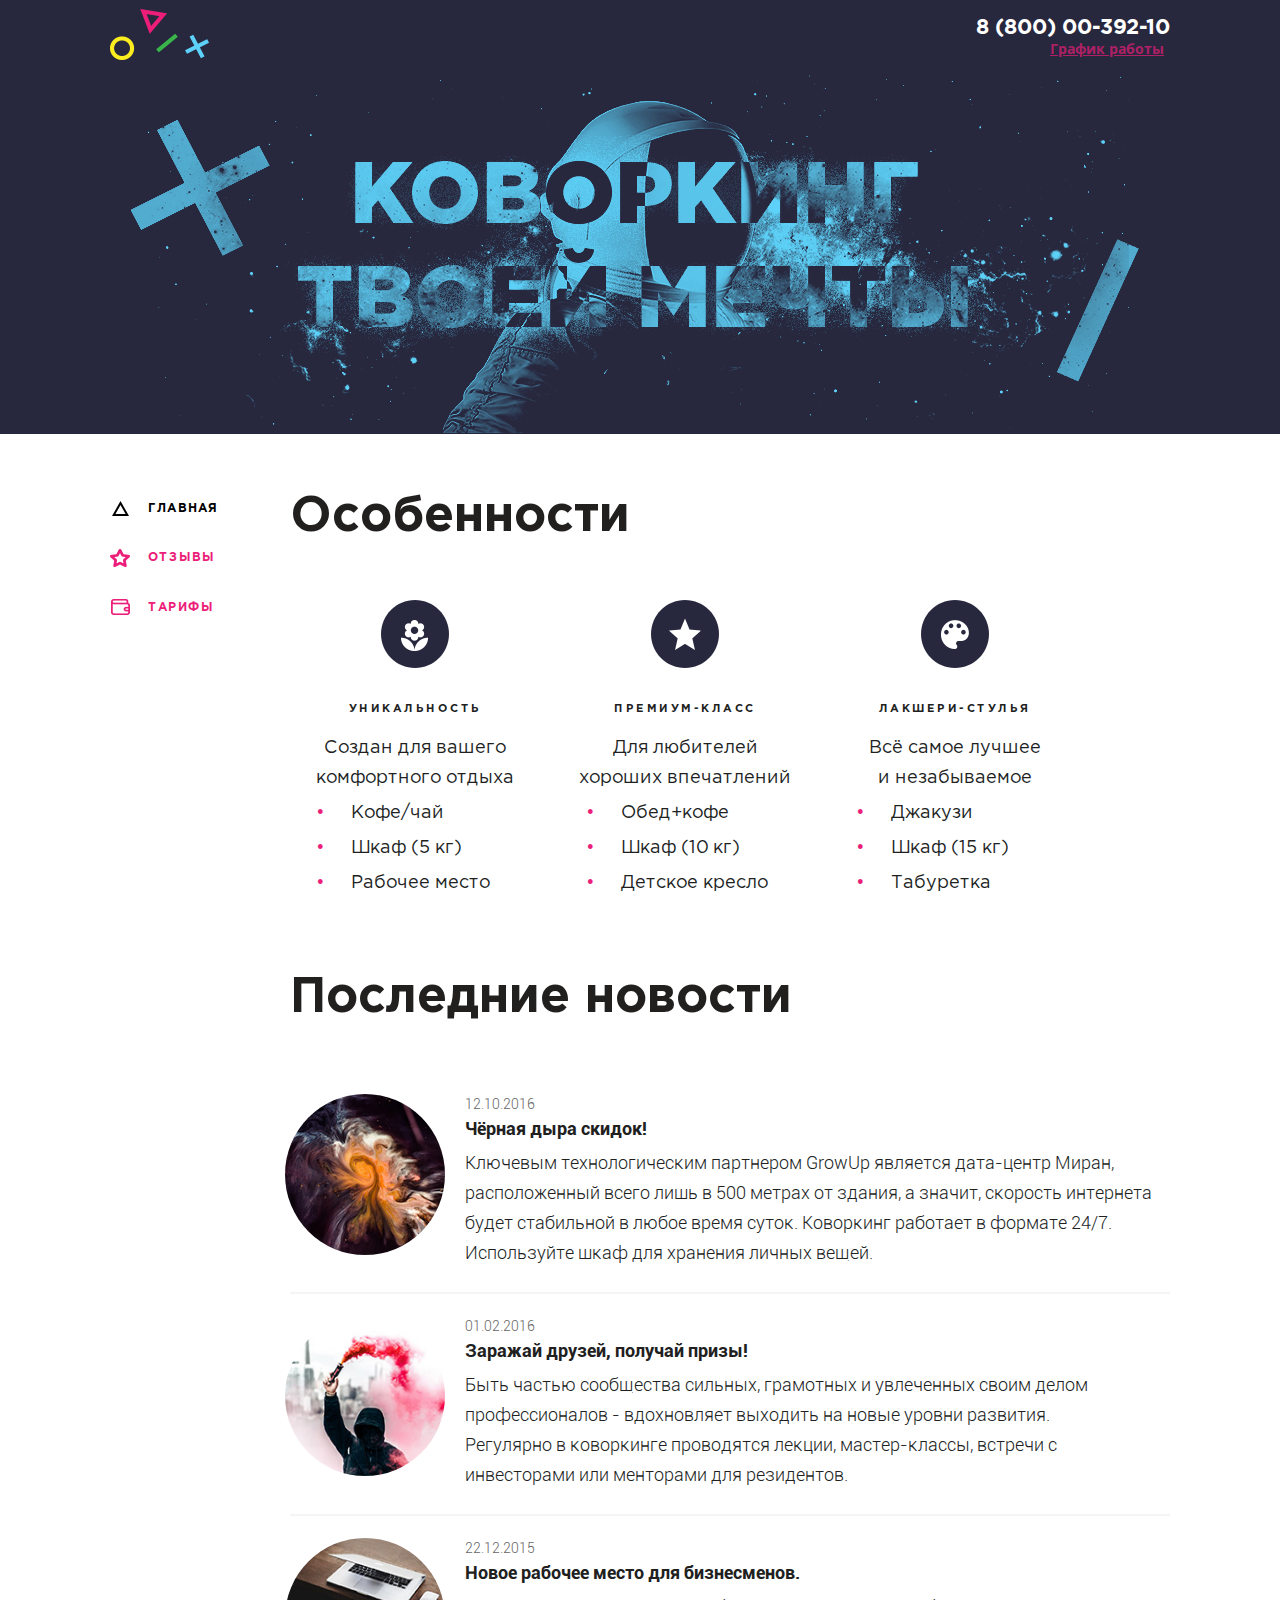
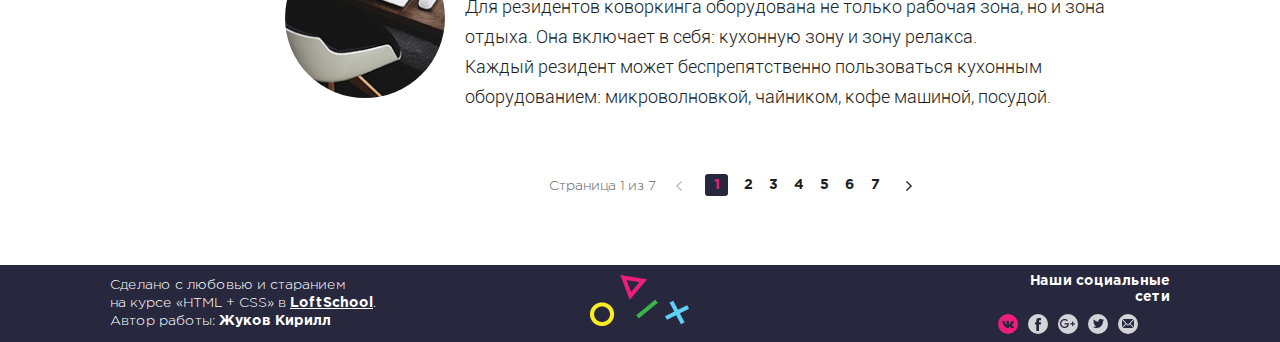
<file: main.html>
<!DOCTYPE html>
<html lang="ru">

<head>
  <meta charset="UTF-8">
  <meta name="viewport" content="width=device-width, initial-scale=1.0">
  <meta http-equiv="X-UA-Compatible" content="ie=edge">
  <link rel="stylesheet" href="css/normalize.css">
  <link rel="stylesheet" href="css/main.css">
  <title>Воркадиум / Коворкинг твоей мечты</title>
</head>

<body>
  <div class="wrapper">
    <div class="wrapper__content">
      <header class="header">
        <div class="container">
          <div class="header__wrap">
            <div class="header__logo">
              <a href="#" class="header__link">
                <img src="img/header/logo.png" alt="Логотип Воркадиум">
              </a>
            </div>
            <adress class="contacts">
              <a href="tel:88000039210" class="contacts__phone">8 (800) 00-392-10</a>
              <div class="schedule">
                <button class="schedule__button">График работы</button>
                <div class="schedule__wrapper">
                  <div class="schedule__dropdown">
                    <div class="schedule__workdays">пн-вс: 09:00-20:00</div>
                    <div class="schedule__break">обед: 14:00-14:30</div>
                  </div>
                </div>
              </div>
            </adress>
          </div>
        </div>
      </header>
      <div class="about">
        <div class="container">
          <div class="about__img"></div>
        </div>
      </div>
      <div class="main-container">
        <div class="container">
          <div class="container__wrap">
            <aside class="sidebar">
              <nav class="menu">
                <ul class="menu__list">
                  <li class="menu__item menu__item-active">
                    <a class="menu__link">
                      <span class="menu__icon menu__icon-main"></span>
                      <span class="menu__title">Главная</span>
                    </a>
                  </li>
                  <li class="menu__item">
                    <a href="reviews.html" class="menu__link">
                      <span class="menu__icon menu__icon-reviews"></span>
                      <span class="menu__title">Отзывы</span>
                    </a>
                  </li>
                  <li class="menu__item">
                    <a href="prices.html" class="menu__link">
                      <span class="menu__icon menu__icon-wallet"></span>
                      <span class="menu__title">Тарифы</span>
                    </a>
                  </li>
                </ul>
              </nav>
            </aside>
            <main class="main">
              <section class="content">
                <h2 class="content__title">Особенности</h2>
                <div class="content__features-wrap">
                  <div class="content__features">
                    <div class="content__features-icon">
                      <img src="img/icons/flower.png" alt="уникальность">
                    </div>
                    <div class="content__features-title">уникальность</div>
                    <div class="content__features-text">
                      <div class="content__features-paragraph">Создан для вашего комфортного отдыха</div>
                      <ul class="content__features-list">
                        <li class="content__features-item">Кофе/чай</li>
                        <li class="content__features-item">Шкаф (5 кг)</li>
                        <li class="content__features-item">Рабочее место</li>
                      </ul>
                    </div>
                  </div>
                  <div class="content__features">
                    <div class="content__features-icon">
                      <img src="img/icons/star.png" alt="премиум-класс">
                    </div>
                    <div class="content__features-title">премиум-класс</div>
                    <div class="content__features-text">
                      <div class="content__features-paragraph">Для любителей <br /> хороших впечатлений</div>
                      <ul class="content__features-list">
                        <li class="content__features-item">Обед+кофе </li>
                        <li class="content__features-item">Шкаф (10 кг)</li>
                        <li class="content__features-item">Детское кресло</li>
                      </ul>
                    </div>
                  </div>
                  <div class="content__features">
                    <div class="content__features-icon">
                      <img src="img/icons/palette.png" alt="лакшери-стулья">
                    </div>
                    <div class="content__features-title">лакшери-стулья</div>
                    <div class="content__features-text">
                      <div class="content__features-paragraph">Всё самое лучшее <br /> и незабываемое</div>
                      <ul class="content__features-list">
                        <li class="content__features-item">Джакузи </li>
                        <li class="content__features-item">Шкаф (15 кг)</li>
                        <li class="content__features-item">Табуретка</li>
                      </ul>
                    </div>
                  </div>
                </div>
              </section>
              <section class="news">
                <h2 class="news__title">Последние новости</h2>
                <article class="news__wrap">
                  <div class="news__img">
                    <img src="img/news/black-hole.jpg" alt="Черная дыра скидок">
                  </div>
                  <div class="news__content">
                    <div class="news__content-date">12.10.2016</div>
                    <h3 class="news__content-title">Чёрная дыра скидок!</h3>
                    <p class="news__content-text">
                      Ключевым технологическим партнером GrowUp является дата-центр Миран, расположенный всего лишь в
                      500 метрах от здания, а значит,
                      скорость интернета будет стабильной в любое время суток. Коворкинг работает в формате 24/7.
                      Используйте
                      шкаф для хранения личных вещей.
                    </p>
                  </div>
                </article>
                <div class="border"></div>
                <article class="news__wrap">
                  <div class="news__img">
                    <img src="img/news/infect-friends.jpg" alt="Заражай друзей, получай призы!">
                  </div>
                  <div class="news__content">
                    <div class="news__content-date">01.02.2016</div>
                    <h3 class="news__content-title">Заражай друзей, получай призы!</h3>
                    <p class="news__content-text">
                      Быть частью сообщества сильных, грамотных и увлеченных своим делом профессионалов - вдохновляет
                      выходить на новые уровни
                      развития. <br /> Регулярно в коворкинге проводятся лекции, мастер-классы, встречи с инвесторами
                      или менторами
                      для резидентов.
                    </p>
                  </div>
                </article>
                <div class="border"></div>
                <article class="news__wrap">
                  <div class="news__img">
                    <img src="img/news/new-workplace.jpg" alt="Новое рабочее место для бизнесменов">
                  </div>
                  <div class="news__content">
                    <div class="news__content-date">22.12.2015</div>
                    <h3 class="news__content-title">Новое рабочее место для бизнесменов.</h3>
                    <p class="news__content-text">
                      Для резидентов коворкинга оборудована не только рабочая зона, но и зона отдыха. Она включает в
                      себя: кухонную зону и зону
                      релакса. <br /> Каждый резидент может беспрепятственно пользоваться кухонным оборудованием:
                      микроволновкой,
                      чайником, кофе машиной, посудой.
                    </p>
                  </div>
                  <div class="border"></div>
                </article>
              </section>
              <div class="pagination">
                <div class="pagination__wrap">
                  <div class="pagination__page">Страница 1 из 7</div>
                  <a href="#" class="pagination__control pagination__control-left"></a>
                  <ul class="pagination__list">
                    <li class="pagination__item pagination__item-active">
                      <a class="pagination__link">1</a>
                    </li>
                    <li class="pagination__item">
                      <a href="#" class="pagination__link">2</a>
                    </li>
                    <li class="pagination__item">
                      <a href="#" class="pagination__link">3</a>
                    </li>
                    <li class="pagination__item">
                      <a href="#" class="pagination__link">4</a>
                    </li>
                    <li class="pagination__item">
                      <a href="#" class="pagination__link">5</a>
                    </li>
                    <li class="pagination__item">
                      <a href="#" class="pagination__link">6</a>
                    </li>
                    <li class="pagination__item">
                      <a href="#" class="pagination__link">7</a>
                    </li>
                  </ul>
                  <a href="#" class="pagination__control pagination__control-right"></a>
                </div>
              </div>
            </main>
          </div>
        </div>
      </div>
    </div>
    <footer class="footer">
      <div class="container">
        <div class="footer__wrap">
          <div class="footer__copyright">
            <p> Сделано с любовью и старанием <br> на курсе «HTML + CSS» в
              <a class="footer__copyright-link" href="#">LoftSchool</a>.
              <br> Автор работы:
              <span class="footer__copyright-author">Жуков Кирилл</span>
            </p>
          </div>
          <div class="footer__logo">
            <a href="#" class="footer__logo-link">
              <img src="img/header/logo.png" alt="Логотип Воркадиум">
            </a>
          </div>
          <div class="footer__social">
            <h4 class="footer__social-title">Наши социальные сети</h4>
            <ul class="footer__social-icons">
              <li class="footer__social-icon footer__social-icon-vk">
                <a class="footer__social-link" href="#" target="_blank">Vkontakte</a>
              </li>
              <li class="footer__social-icon footer__social-icon-fb">
                <a class="footer__social-link" href="#" target="_blank">Facebook</a>
              </li>
              <li class="footer__social-icon footer__social-icon-google">
                <a class="footer__social-link" href="#" target="_blank">Google+</a>
              </li>
              <li class="footer__social-icon footer__social-icon-twitter">
                <a class="footer__social-link" href="#" target="_blank">Twitter</a>
              </li>
              <li class="footer__social-icon footer__social-icon-mail">
                <a class="footer__social-link" href="#">Mail</a>
              </li>
            </ul>
          </div>
        </div>
      </div>
    </footer>
  </div>
</body>

</html>
</file>
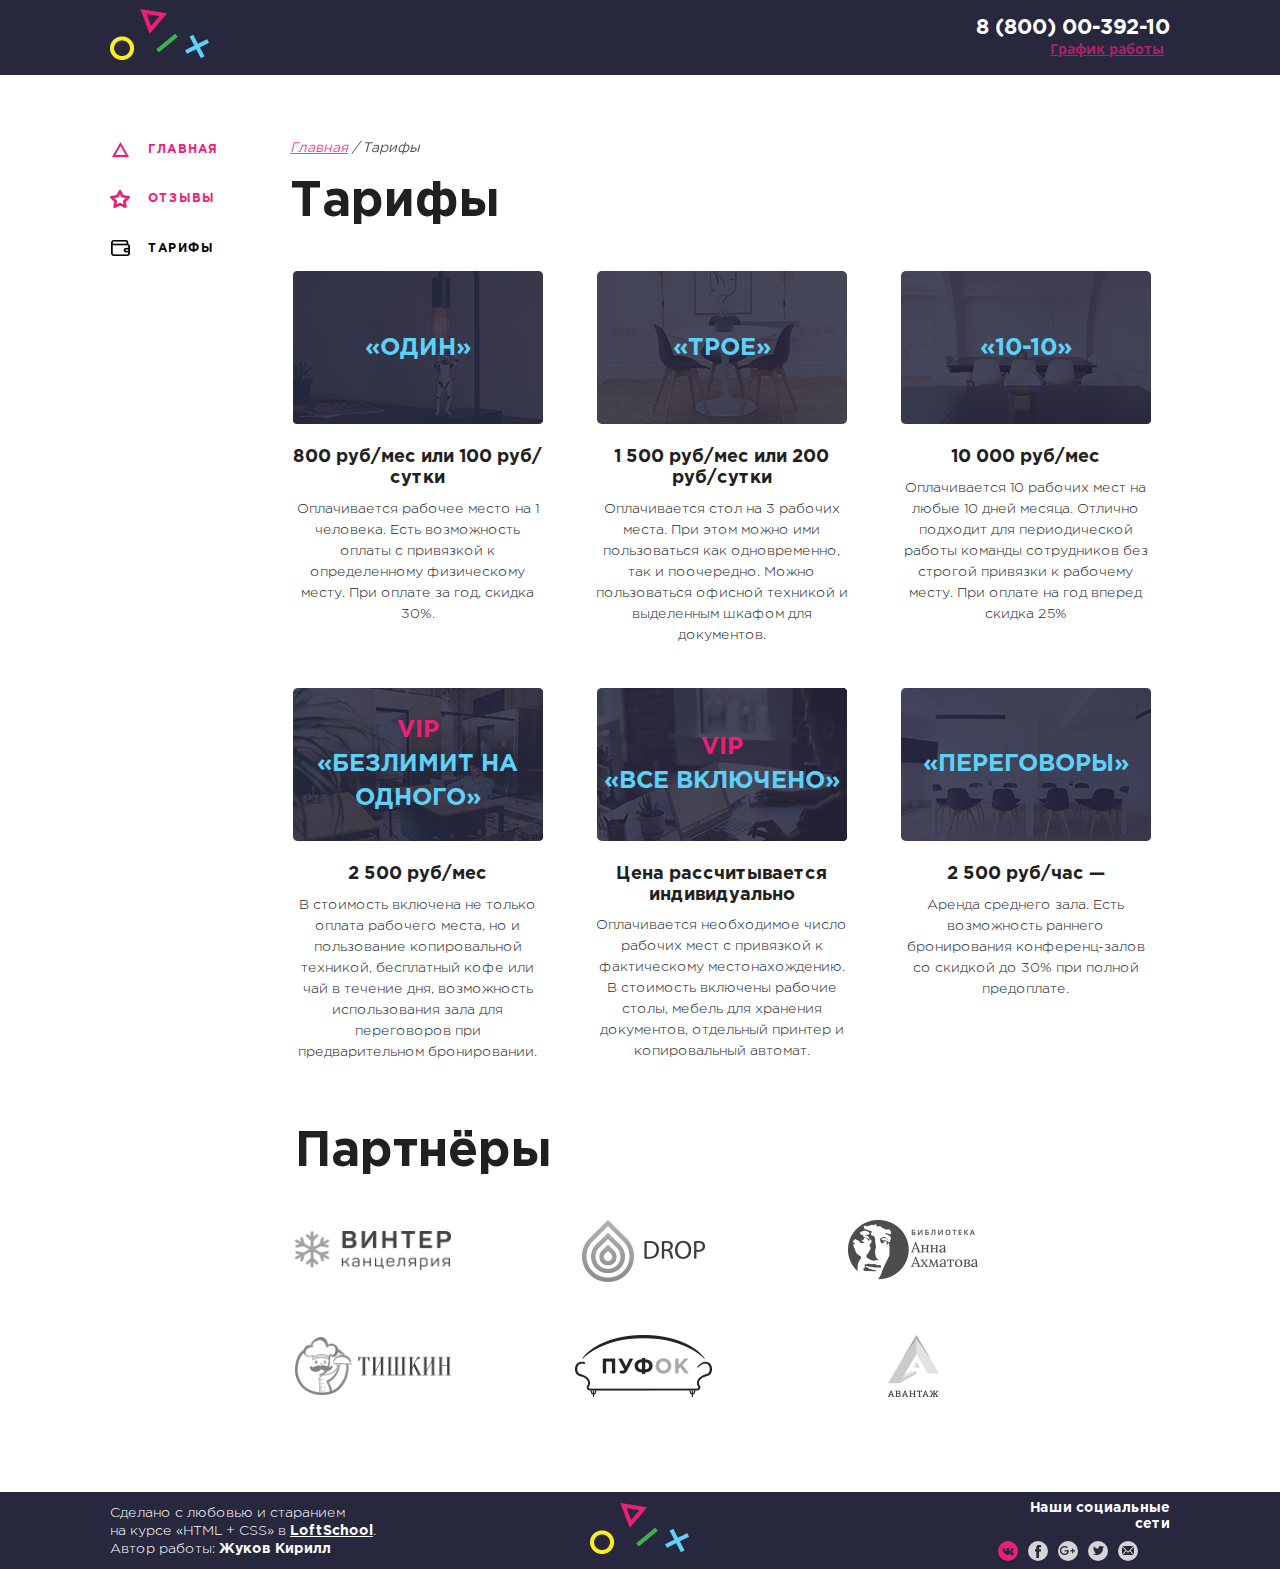
<file: prices.html>
<!DOCTYPE html>
<html lang="ru">

<head>
    <meta charset="UTF-8">
    <meta name="viewport" content="width=device-width, initial-scale=1.0">
    <meta http-equiv="X-UA-Compatible" content="ie=edge">
    <link rel="stylesheet" href="css/normalize.css">
    <link rel="stylesheet" href="css/main.css">
    <title>Тарифы / Воркадиум</title>
</head>

<body>
    <div class="wrapper">
        <div class="wrapper__content">
            <header class="header">
                <div class="container">
                    <div class="header__wrap">
                        <div class="header__logo">
                            <a href="main.html" class="header__link">
                                <img src="img/header/logo.png" alt="Логотип Воркадиум">
                            </a>
                        </div>
                        <adress class="contacts">
                            <a href="tel:88000039210" class="contacts__phone">8 (800) 00-392-10</a>
                            <div class="schedule">
                                <button class="schedule__button">График работы</button>
                                <div class="schedule__wrapper">
                                    <div class="schedule__dropdown">
                                        <div class="schedule__workdays">пн-вс: 09:00-20:00</div>
                                        <div class="schedule__break">обед: 14:00-14:30</div>
                                    </div>
                                </div>
                            </div>
                        </adress>
                    </div>
                </div>
            </header>
            <div class="main-container">
                <div class="container">
                    <div class="container__wrap">
                        <aside class="sidebar">
                            <nav class="menu">
                                <ul class="menu__list">
                                    <li class="menu__item">
                                        <a href="main.html" class="menu__link">
                                            <span class="menu__icon menu__icon-main"></span>
                                            <span class="menu__title">Главная</span>
                                        </a>
                                    </li>
                                    <li class="menu__item">
                                        <a href="reviews.html" class="menu__link">
                                            <span class="menu__icon menu__icon-reviews"></span>
                                            <span class="menu__title">Отзывы</span>
                                        </a>
                                    </li>
                                    <li class="menu__item menu__item-active">
                                        <a class="menu__link">
                                            <span class="menu__icon menu__icon-wallet"></span>
                                            <span class="menu__title">Тарифы</span>
                                        </a>
                                    </li>
                                </ul>
                            </nav>
                        </aside>
                        <main class="main">
                            <nav class="breadcrumbs">
                                <ul class="breadcrumbs__list">
                                    <li class="breadcrumbs__item">
                                        <a href="main.html" class="breadcrumbs__link">Главная</a>
                                    </li>
                                    <li class="breadcrumbs__item breadcrumbs__item-active">
                                        <a class="breadcrumbs__link">Тарифы</a>
                                    </li>
                                </ul>
                            </nav>
                            <section class="prices">
                                <h2 class="prices__title">Тарифы</h2>
                                <ul class="prices__list">
                                    <li class="prices__item">
                                        <figure class="prices__item-figure">
                                            <img src="img/prices/one.jpg" alt="Тариф Один" class="prices__item-img">
                                            <h3 class="prices__item-figcaption">
                                                <span class="prices__item-figcaption-vip"></span>«Один»
                                            </h3>
                                        </figure>
                                        <div class="prices__item-price">800 руб/мес или 100 руб/сутки</div>
                                        <p class="prices__item-text">Оплачивается рабочее место на 1 человека. Есть
                                            возможность оплаты с привязкой к определенному физическому
                                            месту. При оплате за год, скидка 30%.
                                        </p>
                                    </li>
                                    <li class="prices__item">
                                        <figure class="prices__item-figure">
                                            <img src="img/prices/three.jpg" alt="Тариф Трое" class="prices__item-img">
                                            <h3 class="prices__item-figcaption">
                                                <span class="prices__item-figcaption-vip"></span>«Трое»
                                            </h3>
                                        </figure>
                                        <div class="prices__item-price">1 500 руб/мес или 200 руб/сутки</div>
                                        <p class="prices__item-text">
                                            Оплачивается стол на 3 рабочих места. При этом можно ими пользоваться как
                                            одновременно, так и поочередно. Можно пользоваться
                                            офисной техникой и выделенным шкафом для документов.
                                        </p>
                                    </li>
                                    <li class="prices__item">
                                        <figure class="prices__item-figure">
                                            <img src="img/prices/10-10.jpg" alt="Тариф 10-10" class="prices__item-img">
                                            <h3 class="prices__item-figcaption">
                                                <span class="prices__item-figcaption-vip"></span>«10-10»
                                            </h3>
                                        </figure>
                                        <div class="prices__item-price">10 000 руб/мес</div>
                                        <p class="prices__item-text">
                                            Оплачивается 10 рабочих мест на любые 10 дней месяца. Отлично подходит для
                                            периодической работы команды сотрудников без строгой
                                            привязки к рабочему месту. При оплате на год вперед скидка 25%
                                        </p>
                                    </li>
                                    <li class="prices__item">
                                        <figure class="prices__item-figure">
                                            <img src="img/prices/vip-one.jpg" alt="Vip безлимит на одного" class="prices__item-img">
                                            <h3 class="prices__item-figcaption">
                                                <span class="prices__item-figcaption-vip">VIP</span>«Безлимит на
                                                одного»
                                            </h3>
                                        </figure>
                                        <div class="prices__item-price">2 500 руб/мес</div>
                                        <p class="prices__item-text">
                                            В стоимость включена не только оплата рабочего места, но и пользование
                                            копировальной техникой, бесплатный кофе или чай в
                                            течение дня, возможность использования зала для переговоров при
                                            предварительном бронировании.
                                        </p>
                                    </li>
                                    <li class="prices__item">
                                        <figure class="prices__item-figure">
                                            <img src="img/prices/vip-all.jpg" alt="Vip все включено" class="prices__item-img">
                                            <h3 class="prices__item-figcaption">
                                                <span class="prices__item-figcaption-vip">VIP</span>«Все включено»
                                            </h3>
                                        </figure>
                                        <div class="prices__item-price">Цена рассчитывается индивидуально</div>
                                        <p class="prices__item-text">
                                            Оплачивается необходимое число рабочих мест с привязкой к фактическому
                                            местонахождению. В стоимость включены рабочие столы,
                                            мебель для хранения документов, отдельный принтер и копировальный автомат.
                                        </p>
                                    </li>
                                    <li class="prices__item">
                                        <figure class="prices__item-figure">
                                            <img src="img/prices/conversation.jpg" alt="Переговоры" class="prices__item-img">
                                            <h3 class="prices__item-figcaption">
                                                <span class="prices__item-figcaption-vip"></span>«Переговоры»
                                            </h3>
                                        </figure>
                                        <div class="prices__item-price">2 500 руб/час —</div>
                                        <p class="prices__item-text">
                                            Аренда среднего зала. Есть возможность раннего бронирования конференц-залов
                                            со скидкой до 30% при полной предоплате.
                                        </p>
                                    </li>
                                </ul>
                            </section>
                            <div class="partners">
                                <h2 class="partners__title">
                                    Партнёры
                                </h2>
                                <ul class="partners__list">
                                    <li class="partners__item">
                                        <a href="#"> <img class="partners__item-img" src="./img/partners/winter.png"
                                                alt="Винтер канцелярия"> </a>
                                    </li>
                                    <li class="partners__item">
                                        <a href="#"> <img class="partners__item-img" src="./img/partners/drop.png" alt="Drop">
                                        </a>
                                    </li>
                                    <li class="partners__item">
                                        <a href="#"> <img class="partners__item-img" src="./img/partners/akhmatova.png"
                                                alt="Библиотека Анна Ахматова"> </a>
                                    </li>
                                    <li class="partners__item">
                                        <a href="#"> <img class="partners__item-img" src="./img/partners/tishkin.png"
                                                alt="Тишкин"> </a>
                                    </li>
                                    <li class="partners__item">
                                        <a href="#"> <img class="partners__item-img" src="./img/partners/pufok.png" alt="Пуфок">
                                        </a>
                                    </li>
                                    <li class="partners__item">
                                        <a href="#"> <img class="partners__item-img" src="./img/partners/avantag.png"
                                                alt="Авантаж"> </a>
                                    </li>
                                </ul>
                            </div>
                        </main>
                    </div>
                </div>
            </div>
        </div>
        <footer class="footer">
            <div class="container">
                <div class="footer__wrap">
                    <div class="footer__copyright">
                        <p> Сделано с любовью и старанием <br> на курсе «HTML + CSS» в
                            <a class="footer__copyright-link" href="#">LoftSchool</a>.
                            <br> Автор работы:
                            <span class="footer__copyright-author">Жуков Кирилл</span>
                        </p>
                    </div>
                    <div class="footer__logo">
                        <a href="#" class="footer__logo-link">
                            <img src="img/header/logo.png" alt="Логотип Воркадиум">
                        </a>
                    </div>
                    <div class="footer__social">
                        <h4 class="footer__social-title">Наши социальные сети</h4>
                        <ul class="footer__social-icons">
                            <li class="footer__social-icon footer__social-icon-vk">
                                <a class="footer__social-link" href="#" target="_blank">Vkontakte</a>
                            </li>
                            <li class="footer__social-icon footer__social-icon-fb">
                                <a class="footer__social-link" href="#" target="_blank">Facebook</a>
                            </li>
                            <li class="footer__social-icon footer__social-icon-google">
                                <a class="footer__social-link" href="#" target="_blank">Google+</a>
                            </li>
                            <li class="footer__social-icon footer__social-icon-twitter">
                                <a class="footer__social-link" href="#" target="_blank">Twitter</a>
                            </li>
                            <li class="footer__social-icon footer__social-icon-mail">
                                <a class="footer__social-link" href="#">Mail</a>
                            </li>
                        </ul>
                    </div>
                </div>
            </div>
        </footer>
    </div>
</body>

</html>
</file>
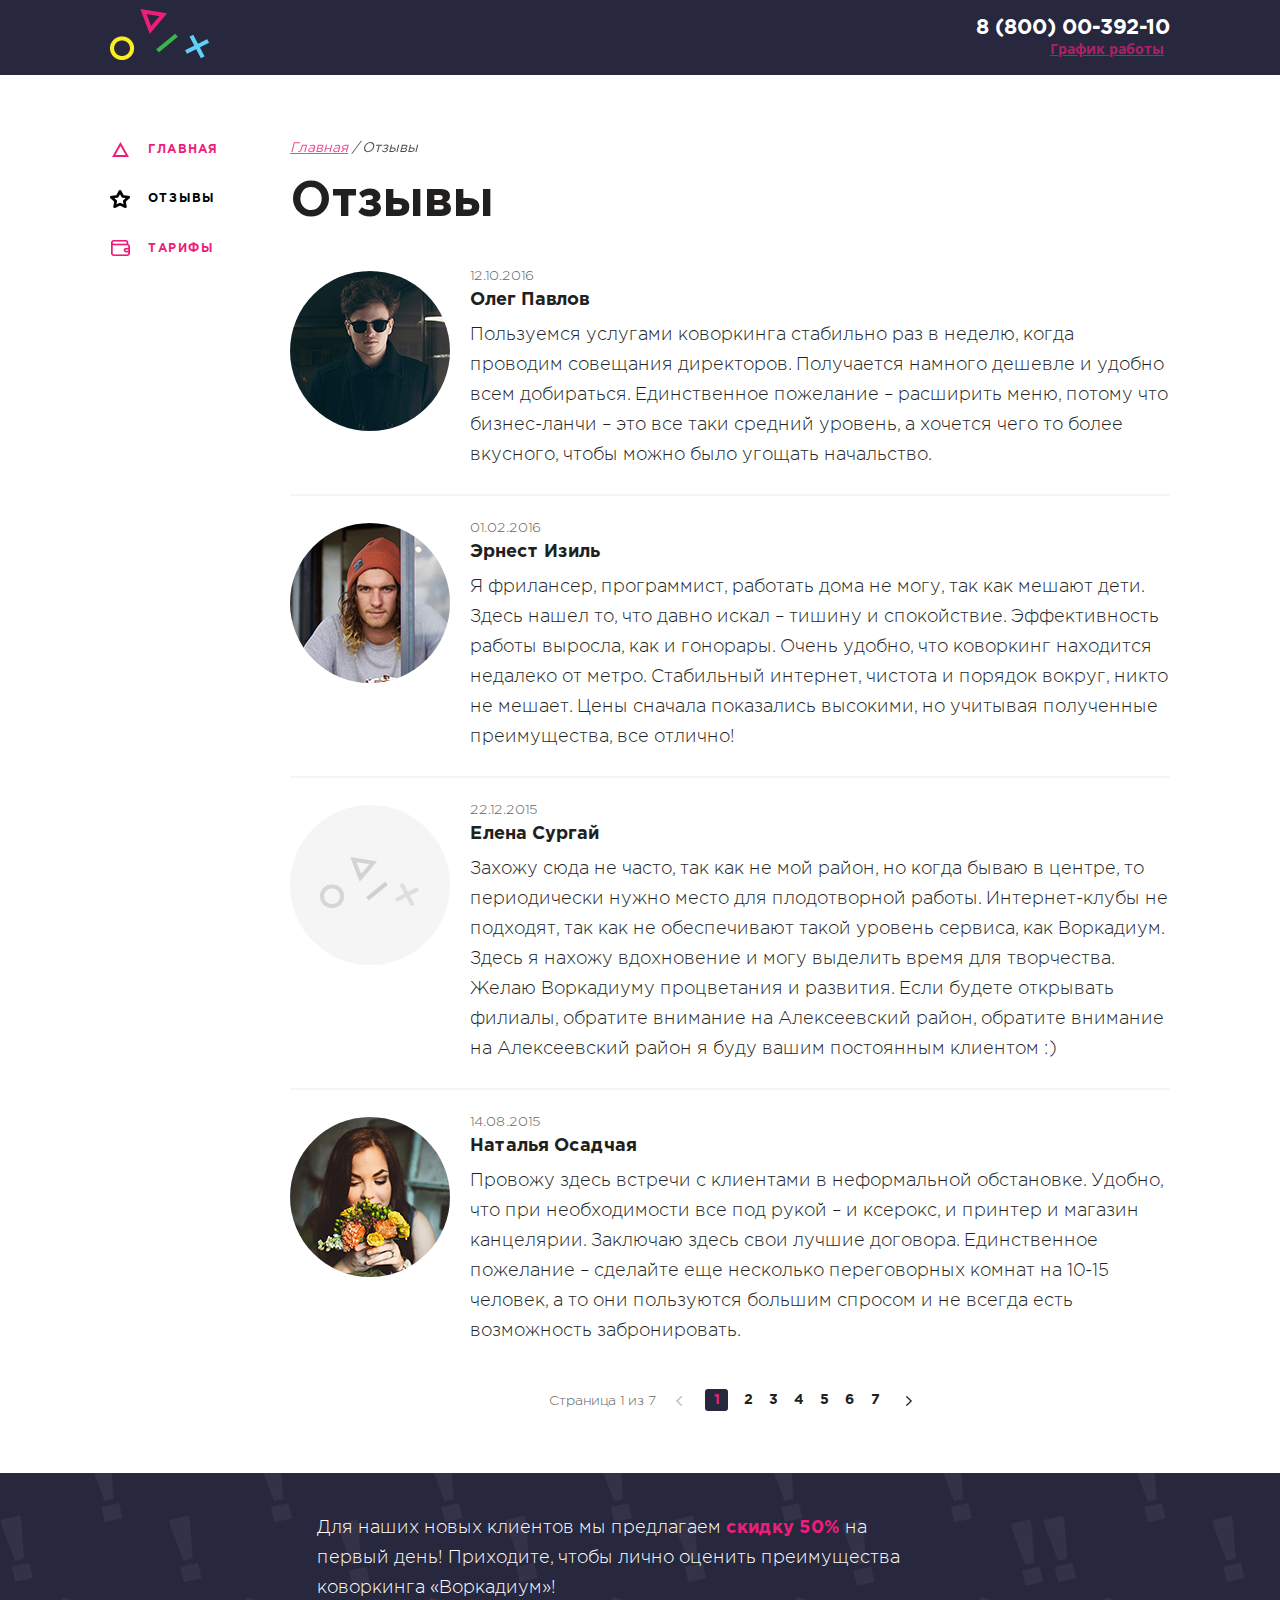
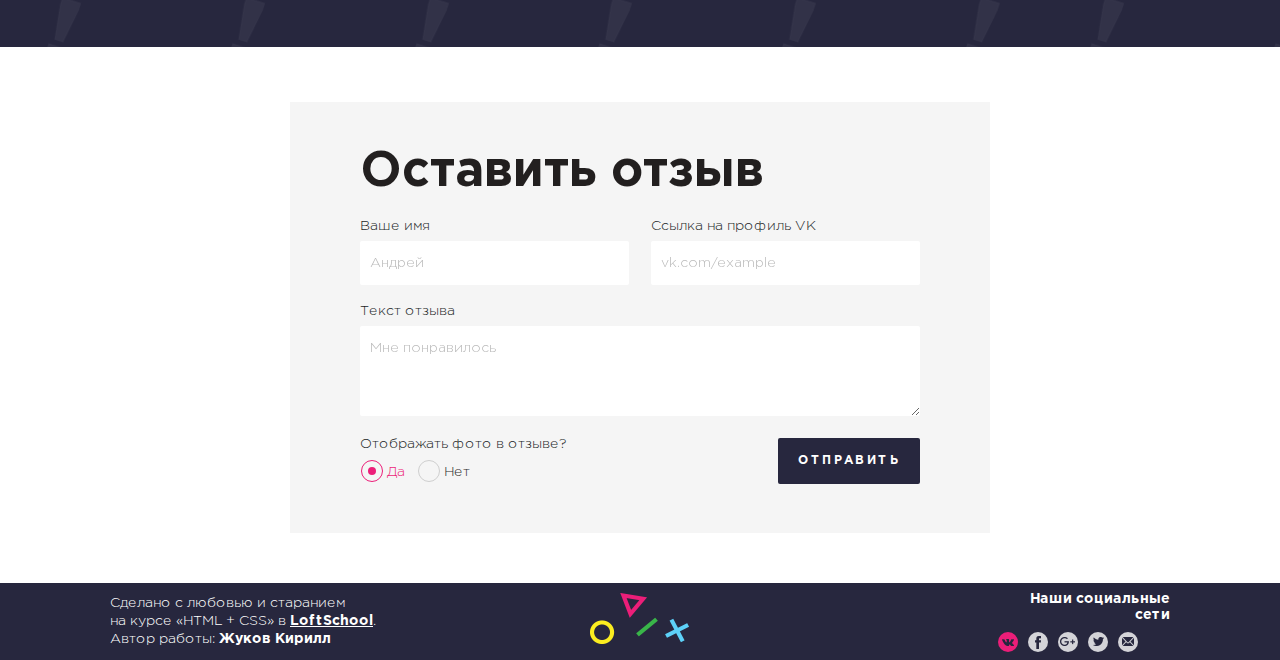
<file: reviews.html>
<!DOCTYPE html>
<html lang="ru">

<head>
    <meta charset="UTF-8">
    <meta name="viewport" content="width=device-width, initial-scale=1.0">
    <meta http-equiv="X-UA-Compatible" content="ie=edge">
    <link rel="stylesheet" href="css/normalize.css">
    <link rel="stylesheet" href="css/main.css">
    <title>Отзывы / Воркадиум</title>
</head>

<body>
    <div class="wrapper">
        <div class="wrapper__content">
            <header class="header">
                <div class="container">
                    <div class="header__wrap">
                        <div class="header__logo">
                            <a href="main.html" class="header__link">
                                <img src="img/header/logo.png" alt="Логотип Воркадиум">
                            </a>
                        </div>
                        <adress class="contacts">
                            <a href="tel:88000039210" class="contacts__phone">8 (800) 00-392-10</a>
                            <div class="schedule">
                                <button class="schedule__button">График работы</button>
                                <div class="schedule__wrapper">
                                    <div class="schedule__dropdown">
                                        <div class="schedule__workdays">пн-вс: 09:00-20:00</div>
                                        <div class="schedule__break">обед: 14:00-14:30</div>
                                    </div>
                                </div>
                            </div>
                        </adress>
                    </div>
                </div>
            </header>
            <div class="main-container">
                <div class="container">
                    <div class="container__wrap">
                        <aside class="sidebar">
                            <nav class="menu">
                                <ul class="menu__list">
                                    <li class="menu__item">
                                        <a href="main.html" class="menu__link">
                                            <span class="menu__icon menu__icon-main"></span>
                                            <span class="menu__title">Главная</span>
                                        </a>
                                    </li>
                                    <li class="menu__item menu__item-active">
                                        <a class="menu__link">
                                            <span class="menu__icon menu__icon-reviews"></span>
                                            <span class="menu__title">Отзывы</span>
                                        </a>
                                    </li>
                                    <li class="menu__item">
                                        <a href="prices.html" class="menu__link">
                                            <span class="menu__icon menu__icon-wallet"></span>
                                            <span class="menu__title">Тарифы</span>
                                        </a>
                                    </li>
                                </ul>
                            </nav>
                        </aside>
                        <main class="main">
                            <nav class="breadcrumbs">
                                <ul class="breadcrumbs__list">
                                    <li class="breadcrumbs__item">
                                        <a href="main.html" class="breadcrumbs__link">Главная</a>
                                    </li>
                                    <li class="breadcrumbs__item breadcrumbs__item-active">
                                        <a class="breadcrumbs__link">Отзывы</a>
                                    </li>
                                </ul>
                            </nav>
                            <section class="reviews">
                                <h2 class="reviews__title">Отзывы</h2>
                                <article class="reviews__wrap">
                                    <div class="reviews__img">
                                        <img src="img/reviews/oleg.jpg" alt="Олег Павлов">
                                    </div>
                                    <div class="reviews__content">
                                        <div class="reviews__content-date">
                                            12.10.2016
                                        </div>
                                        <h3 class="reviews__content-title">
                                            Олег Павлов
                                        </h3>
                                        <p class="reviews__content-text">
                                            Пользуемся услугами коворкинга стабильно раз в неделю, когда проводим
                                            совещания директоров. Получается намного дешевле и
                                            удобно всем добираться. Единственное пожелание – расширить меню, потому что
                                            бизнес-ланчи – это все таки
                                            средний уровень, а хочется чего то более вкусного, чтобы можно было угощать
                                            начальство.
                                        </p>
                                    </div>
                                </article>
                                <div class="border"></div>
                                <article class="reviews__wrap">
                                    <div class="reviews__img">
                                        <img src="img/reviews/ernest.jpg" alt="Эрнест Изиль">
                                    </div>
                                    <div class="reviews__content">
                                        <div class="reviews__content-date">
                                            01.02.2016
                                        </div>
                                        <h3 class="reviews__content-title">
                                            Эрнест Изиль
                                        </h3>
                                        <p class="reviews__content-text">
                                            Я фрилансер, программист, работать дома не могу, так как мешают дети. Здесь
                                            нашел то, что давно искал – тишину и спокойствие.
                                            Эффективность работы выросла, как и гонорары. Очень удобно, что коворкинг
                                            находится недалеко от метро.
                                            Стабильный интернет, чистота и порядок вокруг, никто не мешает. Цены
                                            сначала показались высокими, но
                                            учитывая полученные преимущества, все отлично!
                                        </p>
                                    </div>
                                </article>
                                <div class="border"></div>
                                <article class="reviews__wrap">
                                    <div class="reviews__img">

                                    </div>
                                    <div class="reviews__content">
                                        <div class="reviews__content-date">
                                            22.12.2015
                                        </div>
                                        <h3 class="reviews__content-title">
                                            Елена Сургай
                                        </h3>
                                        <p class="reviews__content-text">
                                            Захожу сюда не часто, так как не мой район, но когда бываю в центре, то
                                            периодически нужно место для плодотворной работы.
                                            Интернет-клубы не подходят, так как не обеспечивают такой уровень сервиса,
                                            как Воркадиум. Здесь я нахожу
                                            вдохновение и могу выделить время для творчества. Желаю Воркадиуму
                                            процветания и развития. Если будете
                                            открывать филиалы, обратите внимание на Алексеевский район, обратите
                                            внимание на Алексеевский район я
                                            буду вашим постоянным клиентом :)
                                        </p>
                                    </div>
                                </article>
                                <div class="border"></div>
                                <article class="reviews__wrap">
                                    <div class="reviews__img">
                                        <img src="img/reviews/natalya.jpg" alt="Наталья Осадчая">
                                    </div>
                                    <div class="reviews__content">
                                        <div class="reviews__content-date">
                                            14.08.2015
                                        </div>
                                        <h3 class="reviews__content-title">
                                            Наталья Осадчая
                                        </h3>
                                        <p class="reviews__content-text">
                                            Провожу здесь встречи с клиентами в неформальной обстановке. Удобно, что
                                            при необходимости все под рукой – и ксерокс, и принтер
                                            и магазин канцелярии. Заключаю здесь свои лучшие договора. Единственное
                                            пожелание – сделайте еще несколько
                                            переговорных комнат на 10-15 человек, а то они пользуются большим спросом и
                                            не всегда есть возможность забронировать.
                                        </p>
                                    </div>
                                    <div class="border"></div>
                                </article>
                            </section>
                            <div class="pagination">
                                <div class="pagination__wrap">
                                    <div class="pagination__page">Страница 1 из 7</div>
                                    <a href="#" class="pagination__control pagination__control-left"></a>
                                    <ul class="pagination__list">
                                        <li class="pagination__item pagination__item-active">
                                            <a class="pagination__link">1</a>
                                        </li>
                                        <li class="pagination__item">
                                            <a href="#" class="pagination__link">2</a>
                                        </li>
                                        <li class="pagination__item">
                                            <a href="#" class="pagination__link">3</a>
                                        </li>
                                        <li class="pagination__item">
                                            <a href="#" class="pagination__link">4</a>
                                        </li>
                                        <li class="pagination__item">
                                            <a href="#" class="pagination__link">5</a>
                                        </li>
                                        <li class="pagination__item">
                                            <a href="#" class="pagination__link">6</a>
                                        </li>
                                        <li class="pagination__item">
                                            <a href="#" class="pagination__link">7</a>
                                        </li>
                                    </ul>
                                    <a href="#" class="pagination__control pagination__control-right"></a>
                                </div>
                            </div>
                        </main>
                    </div>
                </div>
                <div class="cta">
                    <div class="cta__area">
                        <div class="cta__wrap">
                            <p class="cta__text">Для наших новых клиентов мы предлагаем
                                <span class="cta__sale">скидку 50%</span> на первый день! Приходите, чтобы лично
                                оценить преимущества коворкинга «Воркадиум»!
                            </p>
                        </div>
                    </div>
                </div>
            </div>
        </div>
        <div class="form">
            <div class="form__wrap">
                <h2 class="form__title">
                    Оставить отзыв
                </h2>
                <form action="" class="form__reviews">
                    <div class="form__row">
                        <div class="form__row-half">
                            <label for="form__name-id" class="form__label">Ваше имя</label>
                            <input type="text" id="form__name-id" class="form__name" name="name" placeholder="Андрей">
                        </div>
                        <div class="form__row-half">
                            <label for="form__social-id" class="form__label">Ссылка на профиль VK</label>
                            <input type="text" id="form__social-id" class="form__social" name="social"
                                placeholder="vk.com/example">
                        </div>
                    </div>
                    <div class="form__row">
                        <div class="form__row-full">
                            <label for="form__textarea-id" class="form__label">Текст отзыва</label>
                            <textarea id="form__textarea-id" class="form__name" name="name" placeholder="Мне понравилось"></textarea>
                        </div>
                    </div>
                    <div class="form__row">
                        <div class="form__row-send">
                            <div class="form__row-send-title">
                                <label class="form__label">Отображать фото в отзыве?</label>
                            </div>
                            <div class="form__radio-wrap">
                                <div class="form__radio-answer">
                                    <input type="radio" id="yes" name="answer" class="form__radio" checked>
                                    <label for="yes" class="form__radio-title">Да</label>
                                    <input type="radio" id="no" name="answer" class="form__radio">
                                    <label for="no" class="form__radio-title">Нет</label>  
                                </div>
                            </div>
                        </div>
                        <div class="form__row-send">
                            <input type="submit" class="form__button" value="Отправить">
                        </div>
                    </div>
                </form>
            </div>
        </div>
    </div>
</div>
        <footer class="footer">
            <div class="container">
                <div class="footer__wrap">
                    <div class="footer__copyright">
                        <p> Сделано с любовью и старанием <br> на курсе «HTML + CSS» в
                            <a class="footer__copyright-link" href="#">LoftSchool</a>.
                            <br> Автор работы:
                            <span class="footer__copyright-author">Жуков Кирилл</span>
                        </p>
                    </div>
                    <div class="footer__logo">
                        <a href="#" class="footer__logo-link">
                            <img src="img/header/logo.png" alt="Логотип Воркадиум">
                        </a>
                    </div>
                    <div class="footer__social">
                        <h4 class="footer__social-title">Наши социальные сети</h4>
                        <ul class="footer__social-icons">
                            <li class="footer__social-icon footer__social-icon-vk">
                                <a class="footer__social-link" href="#" target="_blank">Vkontakte</a>
                            </li>
                            <li class="footer__social-icon footer__social-icon-fb">
                                <a class="footer__social-link" href="#" target="_blank">Facebook</a>
                            </li>
                            <li class="footer__social-icon footer__social-icon-google">
                                <a class="footer__social-link" href="#" target="_blank">Google+</a>
                            </li>
                            <li class="footer__social-icon footer__social-icon-twitter">
                                <a class="footer__social-link" href="#" target="_blank">Twitter</a>
                            </li>
                            <li class="footer__social-icon footer__social-icon-mail">
                                <a class="footer__social-link" href="#">Mail</a>
                            </li>
                        </ul>
                    </div>
                </div>
            </div>
        </footer>
    </div>
</body>

</html>
</file>
<file: css/main.css>
@font-face {
  font-family: 'GothamPro';
  src: url('../fonts/GothamPro/GothamPro.eot');
  src: url('../fonts/GothamPro/GothamPro.eot#iefix') format('embedded-opentype'), url('../fonts/GothamPro/GothamPro.woff') format('woff'), url('../fonts/GothamPro/GothamPro.ttf') format('truetype'), url('../fonts/GothamPro/GothamPro.svg') format('svg');
  font-weight: normal;
  font-style: normal;
}

@font-face {
  font-family: 'GothamPro';
  src: url('../fonts/GothamPro-Light/GothamPro-Light.eot');
  src: url('../fonts/GothamPro-Light/GothamPro-Light.eot#iefix') format('embedded-opentype'), url('../fonts/GothamPro-Light/GothamPro-Light.woff') format('woff'), url('../fonts/GothamPro-Light/GothamPro-Light.ttf') format('truetype'), url('../fonts/GothamPro-Light/GothamPro-Light.svg') format('svg');
  font-weight: 300;
  font-style: normal;
}

@font-face {
  font-family: 'GothamPro';
  src: url('../fonts/GothamPro-Bold/GothamPro-Bold.eot');
  src: url('../fonts/GothamPro-Bold/GothamPro-Bold.eot#iefix') format('embedded-opentype'), url('../fonts/GothamPro-Bold/GothamPro-Bold.woff') format('woff'), url('../fonts/GothamPro-Bold/GothamPro-Bold.ttf') format('truetype'), url('../fonts/GothamPro-Bold/GothamPro-Bold.svg') format('svg');
  font-weight: bold;
  font-style: normal;
}

@font-face {
  font-family: 'OpenSans';
  src: url('../fonts/OpenSans-Bold/OpenSans-Bold.eot');
  src: url('../fonts/OpenSans-Bold/OpenSans-Bold.eot#iefix') format('embedded-opentype'), url('../fonts/OpenSans-Bold/OpenSans-Bold.woff') format('woff'), url('../fonts/OpenSans-Bold/OpenSans-Bold.ttf') format('truetype'), url('../fonts/OpenSans-Bold/OpenSans-Bold.svg') format('svg');
  font-weight: bold;
  font-style: normal;
}

@font-face {
  font-family: 'Roboto';
  src: url('../fonts/Roboto-Light/Roboto-Light.eot');
  src: url('../fonts/Roboto-Light/Roboto-Light.eot#iefix') format('embedded-opentype'), url('../fonts/Roboto-Light/Roboto-Light.woff') format('woff'), url('../fonts/Roboto-Light/Roboto-Light.ttf') format('truetype'), url('../fonts/Roboto-Light/Roboto-Light.svg') format('svg');
  font-weight: 300;
  font-style: normal;
}

@font-face {
  font-family: 'Roboto';
  src: url('../fonts/Roboto-Bold/Roboto-Bold.eot');
  src: url('../fonts/Roboto-Bold/Roboto-Bold.eot#iefix') format('embedded-opentype'), url('../fonts/Roboto-Bold/Roboto-Bold.woff') format('woff'), url('../fonts/Roboto-Bold/Roboto-Bold.ttf') format('truetype'), url('../fonts/Roboto-Bold/Roboto-Bold.svg') format('svg');
  font-weight: bold;
  font-style: normal;
}

html {
  line-height: 1.15;
  -webkit-text-size-adjust: 100%;
}

body {
  font-family: 'GothamPro', "Arial Narrow", sans-serif;
  font-weight: normal;
  background: #fff;
  color: #221f1f;
  -webkit-font-smoothing: antialiased;
  -moz-osx-font-smoothing: grayscale;
}

img {
  max-width: 100%;
  height: auto;
}

body,
html {
  width: 100%;
  height: 100%;
}

ul {
  padding: 0;
  margin: 0;
}

ul li {
  list-style: none;
}

p {
  margin: 0;

}

figure {
  margin: 0;
}

h1,
h2,
h3,
h4,
h5,
h6 {
  margin: 0;
  padding: 0;
  font-weight: normal;
}

a {
  text-decoration: none;
}

address {
  font-style: inherit;
}

button {
  border: none;
  background: transparent;
  cursor: pointer;
}

.wrapper {
  min-width: 1100px;
  min-height: 100%;
  position: relative;
  overflow: hidden;
  display: -webkit-box;
  display: flex;
  -webkit-box-orient: vertical;
  -webkit-box-direction: normal;
  flex-direction: column;
}

.wrapper__content {
  flex: 1;
}

.container {
  max-width: 1100px;
  padding: 0 20px;
  box-sizing: border-box;
  margin: 0 auto;
}

.container__wrap {
  display: -webkit-box;
  display: flex;
}
.main-container {
  margin: 65px 0 50px;
  background: #fff;
  -webkit-box-flex: 1;
  flex: 1;

}

.header {
  background: #27273e;
}

.header__wrap {
  position: relative;
  min-height: 75px;
  display: -webkit-box;
  display: flex;
  -webkit-box-pack: justify;
  justify-content: space-between;
  -webkit-box-align: center;
  align-items: center;
}

.breadcrumbs {
  font-style: italic;
  opacity: 0.8;
  font-size: 14px;
  margin-bottom: 18px;
}

.breadcrumbs__list {
  display: -webkit-box;
  display: flex;
}

.breadcrumbs__item::after {
  content: "/";
  margin-right: 3px;
}

.breadcrumbs__item:last-child::after {
  display: none;
}

.breadcrumbs__item-active .breadcrumbs__link {
  text-decoration: none;
  color: #221f1f;
}

.breadcrumbs__link {
  text-decoration: underline;
  color: #ec1e79;
}

.contacts {
  text-align: right;
  display: block;
  position: relative;
}

.contacts__phone {
  color: white;
  font-weight: bold;
  text-decoration: none;
  font-size: 21px;
}

.schedule {
  position: relative;
}

.schedule__button {
  display: inline-block;
  font-family: OpenSans, sans-serif;
  color: rgba(236, 30, 121, 0.7);
  font-weight: bold;
  text-decoration: underline;
  font-size: 14px;
  text-align: right;
  }

.schedule:hover .schedule__btn {
  color: #7faad4;
}

.schedule__wrapper {
  height: 0px;
  transition: height 0.2s;
  overflow: hidden;
  width: 225px;
  position: absolute;
  top: 20px;
  right: 3px;
  z-index: 1;
}

.schedule__dropdown {
  margin-left: 45px;
  margin-top: 20px;
  margin-right: 5px;
  background-color: #fff;
  position: relative;
  font-size: 14px;
  padding: 10px 15px;
  box-shadow: 0px 0px 8px rgba(71, 78, 88, 0.4);
  opacity: 0.95;
  text-align: left;
  
}

.schedule__dropdown::before {
  content: '';
  position: absolute;
  border: 10px solid transparent;
  width: 0;
  height: 0;
  left: 145px;
  bottom: -20px;
  top: -15px;
  border-style: solid;
  border-color: transparent transparent #fff transparent;
  border-width: 0 15px 15px 15px;
}

.schedule:hover .schedule__wrapper {
  height: 78px;
}

.schedule__workdays {
  color: #ec1e79;
  font-weight: bold;
}

.about {
  background: #27273e;
}

.about__img {
  height: 359px;
  background: #27273e url('../img/header/banner.jpg') center center no-repeat;
}

.menu__item {
  margin-bottom: 29px;
}

.menu__item-active .menu__icon,
.menu__item:hover .menu__icon {
  -webkit-filter: invert(30%) grayscale(100%) brightness(70%) contrast(4);
  filter: invert(30%) grayscale(100%) brightness(70%) contrast(4);
}

.menu__item-active .menu__title,
.menu__item:hover .menu__title {
  color: #000;
}

.menu__icon {
  width: 20px;
  height: 18px;
  display: inline-block;
  margin-right: 18px;
  margin-top: -2px;
}

.menu__icon-main {
  background: url('../img/icons/main.png') center center no-repeat;
}

.menu__icon-reviews {
  background: url('../img/icons/reviews.png') center center no-repeat;
}

.menu__icon-wallet {
  background: url('../img/icons/wallet.png') center center no-repeat;
}

.menu__title {
  font-size: 12px;
  text-transform: uppercase;
  line-height: 1.7;
  letter-spacing: 1.2px;
  font-weight: bold;
}

.menu__link {
  display: -webkit-box;
  display: flex;
  -webkit-box-align: center;
  align-items: center;
  color: #ec1e79;
}

.sidebar {
  -webkit-box-flex: 0;
  flex: 0 1 160px;
}

.main {
  margin-left: 20px;
  -webkit-box-flex: 1;
  flex: 1;
}

.border {
  margin-bottom: 22px;
  border-bottom: 2px solid #f5f5f5;
}

.border:last-child {
  border-bottom: none;
}

.content {
  margin-bottom: 72px;
}

.content__title {
  margin-bottom: 64px;
  color: #221f1f;
  font-size: 49px;
  line-height: 37px;
  font-weight: bold;
}

.content__features {
  display: -webkit-box;
  display: flex;
  -webkit-box-orient: vertical;
  -webkit-box-direction: normal;
  flex-direction: row;
  -webkit-box-flex: 0;
  flex: 0 1 250px;
  margin-right: 20px;
}

.content__features-wrap {
  display: -webkit-box;
  display: flex;
}

.content__features-icon {
  margin: 0 auto 30px;
}

.content__features-title {
  color: #221f1f;
  font-size: 11px;
  text-transform: uppercase;
  letter-spacing: 2.5px;
  margin: 0px auto 17px;
  font-weight: bold;
  text-align: center;
}

.content__features-text {
  font-size: 18px;
  line-height: 30px;
}

.content__features-paragraph {
  text-align: center;
}

.content__features-item {
  padding: 5px 0 0;
}

.content__features-item::before {
  content: "\2022";
  color: #ec1e79;
  margin: 0 26px;
}

.news {
  margin-bottom: 64px;
}

.news__title {
  margin-bottom: 68px;
  color: #221f1f;
  font-size: 49px;
  font-weight: bold;
}

.news__wrap {
  display: -webkit-box;
  display: flex;
  margin-bottom: 24px;
}

.news__img {
  -webkit-box-flex: 0;
  flex: 0 1 160px;
  margin-left: -5px;
}

.news__img img {
  border-radius: 50%;
}

.news__content {
  -webkit-box-flex: 1;
  flex: 1;
  font-family: Roboto, "Arial Narrow", sans-serif;
  margin-left: 20px;
  line-height: 21px;
  font-weight: 300;
}

.news__content-date {
  color: #656464;
  font-size: 14px;
  margin-bottom: 3px;
}

.news__content-title {
  font-size: 18px;
  margin-bottom: 9px;
  font-weight: bold;
}

.news__content-text {
  font-size: 18px;
  line-height: 30px;
}

.reviews {
  margin-bottom: 45px;
}

.reviews__title {
  margin-bottom: 36px;
  color: #221f1f;
  font-size: 49px;
  font-weight: bold;
}

.reviews__wrap {
  display: -webkit-box;
  display: flex;
  margin-bottom: 24px;
}

.reviews__img {
  -webkit-box-flex: 0;
  flex: 0 1 160px;
  width: 160px;
  height: 160px;
  background: url('../img/reviews/elena.jpg') no-repeat;
  border-radius: 50%;
  margin-top: 5px;
}

.reviews__img img {
  border-radius: 50%;
}

.reviews__content {
  -webkit-box-flex: 1;
  flex: 1;
  margin-left: 20px;
  line-height: 21px;
  font-weight: 300;
}

.reviews__content-date {
  color: #656464;
  font-size: 14px;
  margin-bottom: 3px;
}

.reviews__content-title {
  font-size: 18px;
  margin-bottom: 9px;
  font-weight: bold;
}

.reviews__content-text {
  font-size: 18px;
  line-height: 30px;
}

.prices {
  margin-bottom: 29px;
}

.prices__title {
  margin-bottom: 41px;
  color: #221f1f;
  font-size: 49px;
  font-weight: bold;
}

.prices__list {
  display: -webkit-box;
  display: flex;
  flex-wrap: wrap;
  margin-left: -32px;
}

.prices__item {
  -webkit-box-flex: 0;
  flex: 0 1 253px;
  display: -webkit-box;
  display: flex;
  -webkit-box-orient: vertical;
  -webkit-box-direction: normal;
  flex-direction: column;
  padding: 0 18px 42px 33px;
  -webkit-box-align: center;
  align-items: center;
}

.prices__item-figure {
  display: -webkit-box;
  display: flex;
  -webkit-box-orient: vertical;
  -webkit-box-direction: normal;
  flex-direction: column;
  position: relative;
  margin-bottom: 23px;
  border-radius: 3px;
  cursor: pointer;
  overflow: hidden;
}

.prices__item-figure::before {
  content: "";
  position: absolute;
  width: 100%;
  height: 100%;
  top: 0;
  left: 0;
  background-color: #27273e;
  opacity: .85;
  border-radius: 5px;
  -webkit-transition: .7s;
  transition: .7s;
}

.prices__item-figure:hover .prices__item-figcaption {
  opacity: 0;
}

.prices__item-figure:hover:before {
  opacity: 0;
}

.prices__item-img {
  border-radius: 3px;
  max-width: unset;
}

.prices__item-figcaption {
  position: absolute;
  top: 0;
  left: 0;
  bottom: 0;
  right: 0;
  display: -webkit-box;
  display: flex;
  -webkit-box-orient: vertical;
  -webkit-box-direction: normal;
  flex-direction: column;
  -webkit-box-pack: center;
  justify-content: center;
  color: #5dd1f8;
  font-size: 24px;
  font-weight: 700;
  line-height: 34px;
  text-transform: uppercase;
  -webkit-transition: .5s;
  transition: .5s;
}

.prices__item-figcaption-vip {
  color: #ec1e79;
}

.prices__item-price {
  font-size: 18px;
  font-weight: bold;
  max-width: 250px;
  margin-bottom: 10px;
}

.prices__item-text {
  line-height: 21px;
  font-size: 14px;
  font-weight: 300;
}

.prices__item-figcaption,
.prices__item-price,
.prices__item-text {
  text-align: center;
}

.partners {
  margin: 0 0 -8px 5px;
}

.partners__title {
  margin-bottom: 49px;
  color: #221f1f;
  font-size: 49px;
  line-height: 37px;
  font-weight: bold;
}

.partners__list {
  display: -webkit-box;
  display: flex;
  flex-wrap: wrap;
  -webkit-box-align: center;
  align-items: center;
  margin-left: -60px;
}

.partners__item {
  -webkit-box-flex: 0;
  flex: 0 1 156px;
  padding: 0 54px 48px 60px;
  text-align: center;
}

.partners__item-img {
  -webkit-filter: grayscale(1);
  filter: grayscale(1);
  cursor: pointer;
  -webkit-transition: 0.5s;
  transition: 0.5s;
}

.partners__item-img:hover {
  -webkit-filter: grayscale(0);
  filter: grayscale(0);
  -webkit-transition: 0.5s;
  transition: 0.5s;
}

.pagination {
  margin-bottom: 20px;
}

.pagination__wrap {
  display: -webkit-box;
  display: flex;
  -webkit-box-pack: center;
  justify-content: center;
  -webkit-box-align: center;
  align-items: center;
}

.pagination__page {
  color: #656464;
  font-size: 14px;
  font-weight: 300;
  margin-right: 20px;
}

.pagination__control {
  width: 6px;
  height: 10px;
  background-image: url('../img/icons/arrow.png');
  background-repeat: no-repeat;
}

.pagination__control-right {
  background-position: right top;
  margin-left: 18px;
}

.pagination__control-left {
  background-position: left top;
  margin-right: 15px;
}

.pagination__list {
  display: -webkit-box;
  display: flex;
  -webkit-box-pack: center;
  justify-content: center;
  -webkit-box-align: center;
  align-items: center;
}

.pagination__item {
  text-align: center;
  margin: 0 8px;
}

.pagination__item-active .pagination__link {
  box-sizing: border-box;
  padding: 5px 9px;
  background: #27273e;
  border-radius: 3px;
  color: #ec1e79;
}

.pagination__link {
  color: #221f1f;
  font-size: 14px;
  font-weight: bold;
}

.pagination__link:hover {
  color: #ec1e79;
}

.cta {
  margin: 43px 0 55px;
}

.cta__wrap {
  display: -webkit-box;
  display: flex;
  -webkit-box-pack: center;
  justify-content: center;
  background: url('../img/reviews/sale.png');
  background-color: #27273e;
}

.cta__text {
  -webkit-box-flex: 0;
  flex: 0 1 625px;
  height: 174px;
  padding: 40px 0 49px;
  box-sizing: border-box;
  font-weight: 300;
  color: #fff;
  font-size: 18px;
  line-height: 30px;
  margin-left: -21px;
}

.cta__sale {
  font-weight: bold;
  color: #ec1e79;
}

.form__wrap {
  max-width: 700px;
  margin: 0 auto;
  margin-bottom: 50px;
  background: #f5f5f5;
  display: -webkit-box;
  display: flex;
  -webkit-box-orient: vertical;
  -webkit-box-direction: normal;
  flex-direction: column;
  padding: 51px 70px 38px;
  box-sizing: border-box;
  font-weight: 300;
  color: #221f1f;
  font-size: 14px;
  flex-wrap: wrap;
}
.form__title {
  color: #221f1f;
  font-size: 49px;
  font-weight: 700;
  line-height: 38px;
  margin-bottom: 20px;
}

.form__row {
  display: -webkit-box;
  display: flex;
  -webkit-box-pack: justify;
  justify-content: space-between;
  margin-bottom: 11px;
}

.form__row:nth-child(2) {
  margin-bottom: 9px;
}

.form__row-full {
  -webkit-box-flex: 1;
  flex: 1;
}

.form__row-half {
  -webkit-box-flex: 0;
  flex: 0 1 269px;
}

.form__label {
  line-height: 30px;
}

.form__name,
.form__social {
  width: 100%;
  padding: 14px 10px;
  border-radius: 2px;
  border: none;
  box-sizing: border-box;
  font-weight: 300;
  background: #fff;
}

.form__name:focus,
.form__social:focus,
.form__textarea:focus {
  outline: 1px solid #ec1e79;
}

.form__name::-webkit-input-placeholder,
.form__social::-webkit-input-placeholder {
  opacity: 0.5;
  font-size: 14px;
  font-weight: 300;
}

.form__name::-moz-placeholder,
.form__social::-moz-placeholder {
  opacity: 0.5;
  font-size: 14px;
  font-weight: 300;
}

.form__name:-ms-input-placeholder,
.form__social:-ms-input-placeholder {
  opacity: 0.5;
  font-size: 14px;
  font-weight: 300;
}

.form__name::-ms-input-placeholder,
.form__social::-ms-input-placeholder {
  opacity: 0.5;
  font-size: 14px;
  font-weight: 300;
}

.form__name::placeholder,
.form__social::placeholder {
  opacity: 0.5;
  font-size: 14px;
  font-weight: 300;
}

.form__textarea {
  width: 100%;
  padding: 16px 10px;
  border: 1px solid #fff;
  border-radius: 4px;
  outline: none;
}

textarea {
  height: 90px;
}

.form__textarea:active,
.form__textarea:focus {
  outline: none;
}

.form__button {
  background: #27273e;
  color: #ffffff;
  font-size: 12px;
  font-weight: 700;
  text-transform: uppercase;
  letter-spacing: 2.4px;
  border: none;
  outline: none;
  padding: 16px 20px;
  border-radius: 2px;
  margin-top: 9px;
  cursor: pointer;
  -webkit-transition: .5s;
  transition: .5s;
}

.form__button:hover {
  background: #ec1e79;
}

.form__button:active,
.form__button:focus {
  outline: none;
}

.form__radio {
  display: none;
}

.form__radio-wrap {
  display: -webkit-box;
  display: flex;
}

.form__radio-answer {
  display: -webkit-box;
  display: flex;
  -webkit-box-align: center;
  align-items: center;
  margin-right: 15px;
}

.form__radio-title {
	font-size: 14px;
	color: #302d2d;
	margin-left: 5px;
	margin-right: 12px;
	margin-bottom: 3px;
	display: inline-block;
	cursor: pointer;
	padding-left: 22px;
  position: relative;
  margin-top: 5px;
}

.form__radio-title:before {
	border: 1px solid #cfcfcf;
	border-radius: 50%;
	width: 20px;
	height: 20px;
	position: absolute;
	top: -4.5px;
	left: -4.5px;
	content: '';
}

.form__radio-title:after {
	background-color: #ec1e79;
	border-radius: 50%;
	width: 8px;
	height: 8px;
	top: 3.4px;
	left: 2.5px;
	content: '';
	position: absolute;
	display: none;
}

input[type="radio"]:checked + .form__radio-title:after {
	display: block;
}

input[type="radio"]:checked + .form__radio-title:before {
	border: 1px solid #ec1e79;
}

input[type="radio"]:checked + .form__radio-title {
    color: #ec1e79;
}

.btn {
  padding: 16px 21px;
  border-radius: 3px;
  letter-spacing: 2.4px;
  color: #fff;
  text-transform: uppercase;
  font-size: 12px;
  background-color: #27273e;
}

.btn:hover {
  background-color: #ec1e79;
}

.footer {
  background: #27273e;
}

.footer__wrap {
  display: -webkit-box;
  display: flex;
  -webkit-box-align: center;
  align-items: center;
  min-height: 77px;
}

.footer__copyright {
  -webkit-box-flex: 0;
  flex: 0 1 270px;
  color: #fff;
  font-size: 14px;
  font-weight: 300;
  line-height: 18px;
}

.footer__copyright-link {
  font-weight: bold;
  text-decoration: underline;
  color: inherit;
}

.footer__copyright-author {
  font-weight: bold;
}

.footer__logo {
  display: -webkit-box;
  display: flex;
  -webkit-box-pack: center;
  justify-content: center;
  -webkit-box-flex: 1;
  flex: 1;
}

.footer__logo-link {
  margin-right: 99px;
}

.footer__social {
  display: -webkit-box;
  display: flex;
  -webkit-box-orient: vertical;
  -webkit-box-direction: normal;
  flex-direction: column;
  -webkit-box-flex: 0;
  flex: 0 1 172px;
}

.footer__social-title {
  text-align: right;
  color: #fff;
  font-size: 14px;
  font-weight: bold;
  margin-bottom: 9px;
}

.footer__social-icons {
  display: -webkit-box;
  display: flex;
}

.footer__social-icon {
  margin-right: 10px;
  height: 20px;
  width: 20px;
  display: block;
  background: #d4d4d8 url('../img/icons/soc-sprite.png') 0 0 no-repeat;
  border-radius: 50%;
}

.footer__social-icon-vk {
  background: #ec1e79 url('../img/icons/soc-sprite.png') 0 0 no-repeat;
}

.footer__social-icon-fb {
  background-position-x: -100px;
}

.footer__social-icon-fb:hover {
  background: #ec1e79 url('../img/icons/soc-sprite.png') -100px 0 no-repeat;
}

.footer__social-icon-google {
  background-position-x: -200px;
}

.footer__social-icon-google:hover {
  background: #ec1e79 url('../img/icons/soc-sprite.png') -200px 0 no-repeat;
}

.footer__social-icon-twitter {
  background-position-x: -300px;
}

.footer__social-icon-twitter:hover {
  background: #ec1e79 url('../img/icons/soc-sprite.png') -300px 0 no-repeat;
}

.footer__social-icon-mail {
  background-position-x: -400px;
}

.footer__social-icon-mail:hover {
  background: #ec1e79 url('../img/icons/soc-sprite.png') -400px 0 no-repeat;
}

.footer__social-link {
  padding: 15px 10px 6px;
  font-size: 0;
}

.about {
  background: #27273e;
}

.content {
  margin-bottom: 72px;
}

.content__title {
  margin-bottom: 64px;
  color: #221f1f;
  font-size: 49px;
  line-height: 37px;
  font-weight: bold;
}

.content__features {
  display: -webkit-box;
  display: flex;
  -webkit-box-orient: vertical;
  -webkit-box-direction: normal;
  flex-direction: column;
  -webkit-box-flex: 0;
  flex: 0 1 250px;
  margin-right: 20px;
}

.content__features-wrap {
  display: -webkit-box;
  display: flex;
}

.content__features-icon {
  margin: 0 auto 30px;
}

.content__features-title {
  color: #221f1f;
  font-size: 11px;
  text-transform: uppercase;
  letter-spacing: 2.5px;
  margin: 0px auto 17px;
  font-weight: bold;
  text-align: center;
}

.content__features-text {
  font-size: 18px;
  line-height: 30px;
}

.content__features-paragraph {
  text-align: center;
}

.content__features-item {
  padding: 5px 0 0;
}

.content__features-item::before {
  content: "\2022";
  color: #ec1e79;
  margin: 0 26px;
}

.news {
  margin-bottom: 64px;
}

.news__title {
  margin-bottom: 68px;
  color: #221f1f;
  font-size: 49px;
  font-weight: bold;
}

.news__wrap {
  display: -webkit-box;
  display: flex;
  margin-bottom: 24px;
}

.news__img img {
  border-radius: 50%;
}

.news__content {
  -webkit-box-flex: 1;
  flex: 1;
  font-family: Roboto, "Arial Narrow", sans-serif;
  margin-left: 20px;
  line-height: 21px;
  font-weight: 300;
}

.news__content-date {
  color: #656464;
  font-size: 14px;
  margin-bottom: 3px;
}

.news__content-title {
  font-size: 18px;
  margin-bottom: 9px;
  font-weight: bold;
}

.news__content-text {
  font-size: 18px;
  line-height: 30px;
}
</file>
